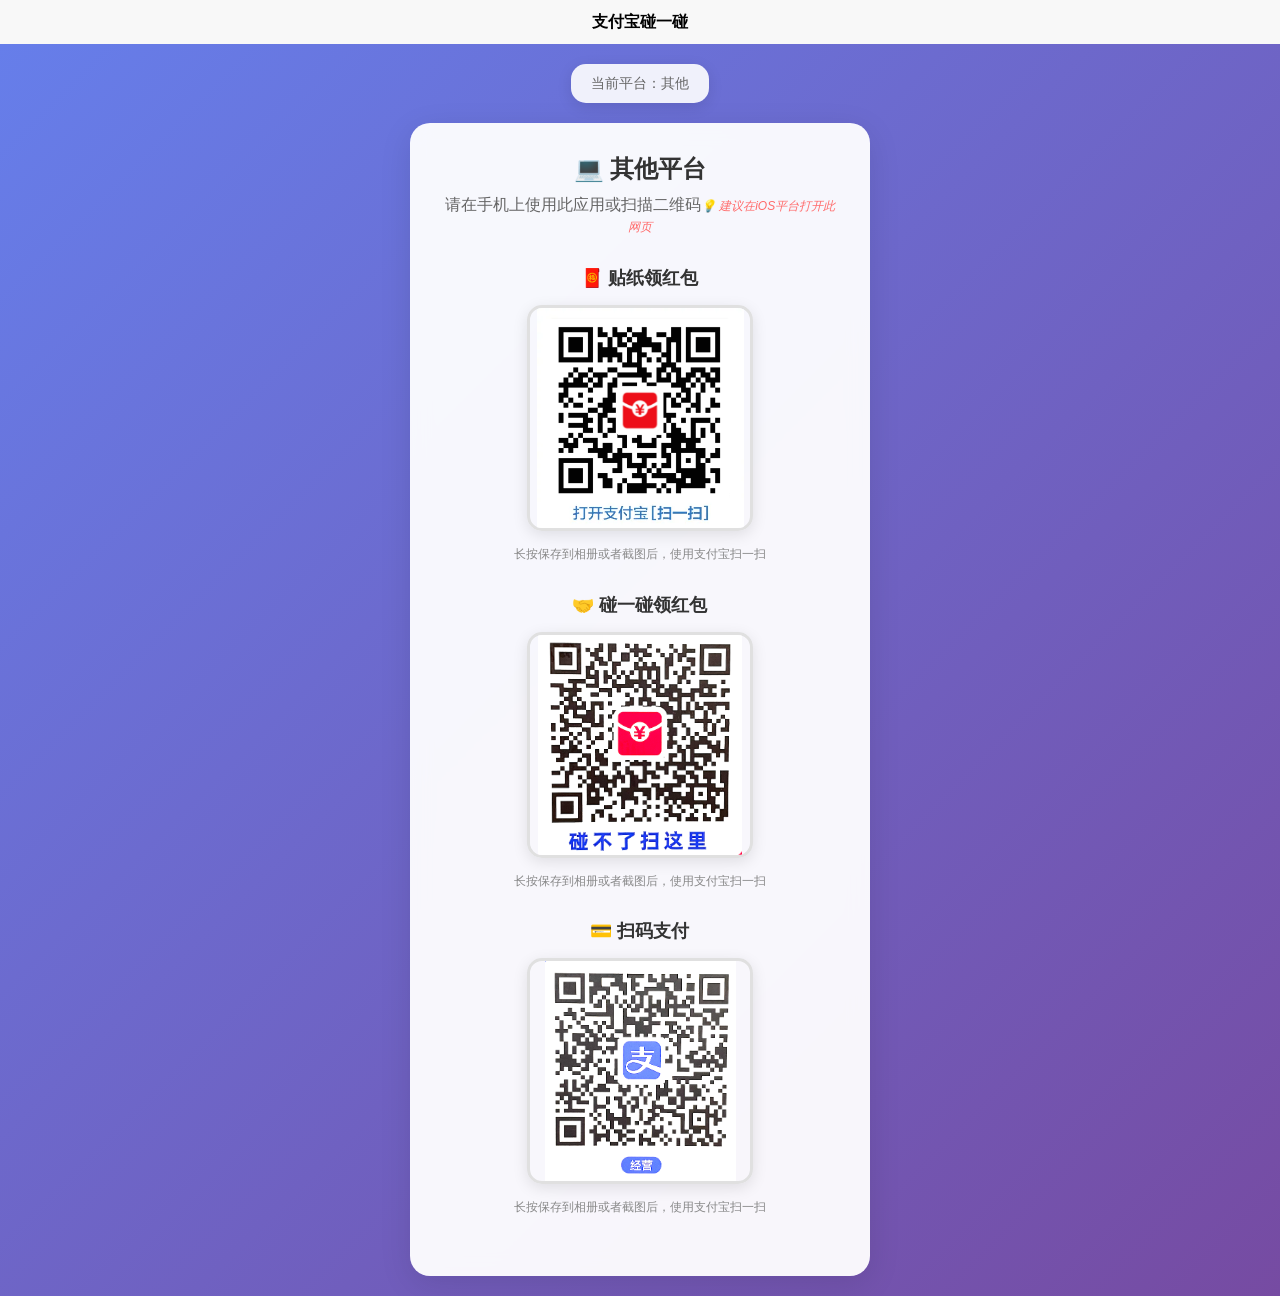
<file: index.html>
<!DOCTYPE html>
<html lang="en">
  <head>
    <link rel="stylesheet" href="./assets/uni.688db1e1.css">

    <meta charset="UTF-8" />
	<meta name="google-adsense-account" content="ca-pub-2080736717923199">
    <script>
      var coverSupport = 'CSS' in window && typeof CSS.supports === 'function' && (CSS.supports('top: env(a)') ||
        CSS.supports('top: constant(a)'))
      document.write(
        '<meta name="viewport" content="width=device-width, user-scalable=no, initial-scale=1.0, maximum-scale=1.0, minimum-scale=1.0' +
        (coverSupport ? ', viewport-fit=cover' : '') + '" />')
    </script>
    <title>支付宝碰一碰</title>
    <!--preload-links-->
    <!--app-context-->
    <script async src="https://pagead2.googlesyndication.com/pagead/js/adsbygoogle.js?client=ca-pub-2080736717923199"
     crossorigin="anonymous"></script>
    <script type="module" crossorigin src="./assets/index-3Di-JFVd.js"></script>
    <link rel="stylesheet" crossorigin href="./assets/index-C7CChAY5.css">
  </head>
  <body>
    <div id="app"><!--app-html--></div>
  </body>
</html>
</file>
<file: assets/uni.688db1e1.css>
uni-button{position:relative;display:block;margin-left:auto;margin-right:auto;padding-left:14px;padding-right:14px;box-sizing:border-box;font-size:18px;text-align:center;text-decoration:none;line-height:2.55555556;border-radius:5px;-webkit-tap-highlight-color:transparent;overflow:hidden;color:#000;background-color:#f8f8f8;cursor:pointer}uni-button[hidden]{display:none!important}uni-button:after{content:" ";width:200%;height:200%;position:absolute;top:0;left:0;border:1px solid rgba(0,0,0,.2);transform:scale(.5);transform-origin:0 0;box-sizing:border-box;border-radius:10px}uni-button[native]{padding-left:0;padding-right:0}uni-button[native] .uni-button-cover-view-wrapper{border:inherit;border-color:inherit;border-radius:inherit;background-color:inherit}uni-button[native] .uni-button-cover-view-inner{padding-left:14px;padding-right:14px}uni-button uni-cover-view{line-height:inherit;white-space:inherit}uni-button[type=default]{color:#000;background-color:#f8f8f8}uni-button[type=primary]{color:#fff;background-color:#007aff}uni-button[type=warn]{color:#fff;background-color:#e64340}uni-button[disabled]{color:rgba(255,255,255,.6);cursor:not-allowed}uni-button[disabled][type=default],uni-button[disabled]:not([type]){color:rgba(0,0,0,.3);background-color:#f7f7f7}uni-button[disabled][type=primary]{background-color:rgba(0,122,255,.6)}uni-button[disabled][type=warn]{background-color:#ec8b89}uni-button[type=primary][plain]{color:#007aff;border:1px solid #007aff;background-color:transparent}uni-button[type=primary][plain][disabled]{color:rgba(0,0,0,.2);border-color:rgba(0,0,0,.2)}uni-button[type=primary][plain]:after{border-width:0}uni-button[type=default][plain]{color:#353535;border:1px solid #353535;background-color:transparent}uni-button[type=default][plain][disabled]{color:rgba(0,0,0,.2);border-color:rgba(0,0,0,.2)}uni-button[type=default][plain]:after{border-width:0}uni-button[plain]{color:#353535;border:1px solid #353535;background-color:transparent}uni-button[plain][disabled]{color:rgba(0,0,0,.2);border-color:rgba(0,0,0,.2)}uni-button[plain]:after{border-width:0}uni-button[plain][native] .uni-button-cover-view-inner{padding:0}uni-button[type=warn][plain]{color:#e64340;border:1px solid #e64340;background-color:transparent}uni-button[type=warn][plain][disabled]{color:rgba(0,0,0,.2);border-color:rgba(0,0,0,.2)}uni-button[type=warn][plain]:after{border-width:0}uni-button[size=mini]{display:inline-block;line-height:2.3;font-size:13px;padding:0 1.34em}uni-button[size=mini][native]{padding:0}uni-button[size=mini][native] .uni-button-cover-view-inner{padding:0 1.34em}uni-button[loading]:not([disabled]){cursor:progress}uni-button[loading]:before{content:" ";display:inline-block;width:18px;height:18px;vertical-align:middle;animation:uni-loading 1s steps(12,end) infinite;background-size:100%}uni-button[loading][type=primary]{color:rgba(255,255,255,.6);background-color:#0062cc}uni-button[loading][type=primary][plain]{color:#007aff;background-color:transparent}uni-button[loading][type=default]{color:rgba(0,0,0,.6);background-color:#dedede}uni-button[loading][type=default][plain]{color:#353535;background-color:transparent}uni-button[loading][type=warn]{color:rgba(255,255,255,.6);background-color:#ce3c39}uni-button[loading][type=warn][plain]{color:#e64340;background-color:transparent}uni-button[loading][native]:before{content:none}.button-hover{color:rgba(0,0,0,.6);background-color:#dedede}.button-hover[plain]{color:rgba(53,53,53,.6);border-color:rgba(53,53,53,.6);background-color:transparent}.button-hover[type=primary]{color:rgba(255,255,255,.6);background-color:#0062cc}.button-hover[type=primary][plain]{color:rgba(0,122,255,.6);border-color:rgba(0,122,255,.6);background-color:transparent}.button-hover[type=default]{color:rgba(0,0,0,.6);background-color:#dedede}.button-hover[type=default][plain]{color:rgba(53,53,53,.6);border-color:rgba(53,53,53,.6);background-color:transparent}.button-hover[type=warn]{color:rgba(255,255,255,.6);background-color:#ce3c39}.button-hover[type=warn][plain]{color:rgba(230,67,64,.6);border-color:rgba(230,67,64,.6);background-color:transparent}uni-image{width:320px;height:240px;display:inline-block;overflow:hidden;position:relative}uni-image[hidden]{display:none}uni-image>div{width:100%;height:100%;background-repeat:no-repeat}uni-image>img{-webkit-touch-callout:none;-webkit-user-select:none;user-select:none;display:block;position:absolute;top:0;left:0;width:100%;height:100%;opacity:0}uni-image>.uni-image-will-change{will-change:transform}@keyframes once-show{0%{top:0}}uni-resize-sensor,uni-resize-sensor>div{position:absolute;left:0;top:0;right:0;bottom:0;overflow:hidden}uni-resize-sensor{display:block;z-index:-1;visibility:hidden;animation:once-show 1ms}uni-resize-sensor>div>div{position:absolute;left:0;top:0}uni-resize-sensor>div:first-child>div{width:100000px;height:100000px}uni-resize-sensor>div:last-child>div{width:200%;height:200%}uni-text[selectable]{cursor:auto;-webkit-user-select:text;user-select:text}uni-text{white-space:pre-line}uni-view{display:block}uni-view[hidden]{display:none}uni-modal{position:fixed;top:0;right:0;bottom:0;left:0;z-index:999;display:block;box-sizing:border-box}.uni-modal{position:fixed;z-index:999;width:80%;max-width:300px;top:50%;left:50%;transform:translate(-50%,-50%);background-color:#fff;text-align:center;border-radius:3px;overflow:hidden}.uni-modal *{box-sizing:border-box}.uni-modal__hd{padding:1em 1.6em .3em}.uni-modal__title{font-weight:400;font-size:18px;word-wrap:break-word;word-break:break-all;white-space:pre-wrap;overflow:hidden;text-overflow:ellipsis;display:-webkit-box;-webkit-line-clamp:2;-webkit-box-orient:vertical}.uni-modal__bd{padding:1.3em 1.6em;min-height:40px;font-size:15px;line-height:1.4;word-wrap:break-word;word-break:break-all;white-space:pre-wrap;color:#999;max-height:400px;overflow-x:hidden;overflow-y:auto}.uni-modal__textarea{resize:none;border:0;margin:0;width:90%;padding:10px;font-size:20px;outline:none;border:none;background-color:#eee;text-decoration:inherit;line-height:1.2}.uni-modal__ft{position:relative;line-height:48px;font-size:18px;display:flex}.uni-modal__ft:after{content:" ";position:absolute;left:0;top:0;right:0;height:1px;border-top:1px solid #d5d5d6;color:#d5d5d6;transform-origin:0 0;transform:scaleY(.5)}.uni-modal__btn{display:block;flex:1;color:#3cc51f;text-decoration:none;-webkit-tap-highlight-color:rgba(0,0,0,0);position:relative;cursor:pointer}.uni-modal__btn:active{background-color:#eee}.uni-modal__btn:after{content:" ";position:absolute;left:0;top:0;width:1px;bottom:0;border-left:1px solid #d5d5d6;color:#d5d5d6;transform-origin:0 0;transform:scaleX(.5)}.uni-modal__btn:first-child:after{display:none}.uni-modal__btn_default{color:#353535}.uni-modal__btn_primary{color:#007aff}uni-toast{position:fixed;top:0;right:0;bottom:0;left:0;z-index:999;display:block;box-sizing:border-box;pointer-events:none;font-size:16px}.uni-sample-toast{position:fixed;z-index:999;top:50%;left:50%;transform:translate(-50%,-50%);text-align:center;max-width:80%}.uni-simple-toast__text{display:inline-block;vertical-align:middle;color:#fff;background-color:rgba(17,17,17,.7);padding:10px 20px;border-radius:5px;font-size:13px;text-align:center;max-width:100%;word-break:break-word;white-space:normal}uni-toast .uni-mask{pointer-events:auto}.uni-toast{position:fixed;z-index:999;width:8em;top:50%;left:50%;transform:translate(-50%,-50%);background:rgba(17,17,17,.7);text-align:center;border-radius:5px;color:#fff}.uni-toast *{box-sizing:border-box}.uni-toast__icon{margin:20px 0 0;width:38px!important;height:38px!important;vertical-align:baseline!important}.uni-icon_toast{margin:15px 0 0}.uni-icon_toast.uni-icon-success-no-circle:before{color:#fff;font-size:55px}.uni-icon_toast.uni-loading{margin:20px 0 0;width:38px;height:38px;vertical-align:baseline}.uni-toast__content{margin:0 0 15px}
</file>
<file: assets/index-C7CChAY5.css>
*{margin:0;-webkit-tap-highlight-color:transparent}html,body{-webkit-user-select:none;user-select:none;width:100%;height:100%}body{overflow-x:hidden;font-size:16px}uni-app,uni-page,uni-page-wrapper,uni-page-body{display:block;box-sizing:border-box;width:100%}uni-page-wrapper{position:relative}#app,uni-app,uni-page,uni-page-wrapper{height:100%}.uni-mask{position:fixed;z-index:999;top:0;right:0;left:0;bottom:0;background:rgba(0,0,0,.5)}.uni-fade-enter-active,.uni-fade-leave-active{transition-duration:.25s;transition-property:opacity;transition-timing-function:ease}.uni-fade-enter-from,.uni-fade-leave-active{opacity:0}.uni-loading,uni-button[loading]:before{background-color:transparent;background-image:url(data:image/svg+xml;base64,\ [base64]);background-repeat:no-repeat}.uni-loading{width:20px;height:20px;display:inline-block;vertical-align:middle;animation:uni-loading 1s steps(12,end) infinite;background-size:100%}@keyframes uni-loading{0%{transform:rotate3d(0,0,1,0)}to{transform:rotate3d(0,0,1,360deg)}}html{--primary-color: #007aff;--UI-BG: #fff;--UI-BG-1: #f7f7f7;--UI-BG-2: #fff;--UI-BG-3: #f7f7f7;--UI-BG-4: #4c4c4c;--UI-BG-5: #fff;--UI-FG: #000;--UI-FG-0: rgba(0, 0, 0, .9);--UI-FG-HALF: rgba(0, 0, 0, .9);--UI-FG-1: rgba(0, 0, 0, .5);--UI-FG-2: rgba(0, 0, 0, .3);--UI-FG-3: rgba(0, 0, 0, .1)}uni-page[data-type] uni-page-body{background-color:transparent}body:after{position:fixed;content:"";left:-1000px;top:-1000px;animation:shadow-preload .1s;animation-delay:3s}@keyframes shadow-preload{0%{background-image:url(https://cdn.dcloud.net.cn/img/shadow-grey.png)}to{background-image:url(https://cdn.dcloud.net.cn/img/shadow-grey.png)}}.uni-async-error{position:absolute;left:0;right:0;top:0;bottom:0;color:#999;padding:100px 10px;text-align:center}.uni-async-loading{box-sizing:border-box;width:100%;padding:50px;text-align:center}.uni-async-loading .uni-loading{width:30px;height:30px}uni-page-head{display:block;box-sizing:border-box}.uni-page-head{position:fixed;left:var(--window-left);right:var(--window-right);height:44px;height:calc(44px + constant(safe-area-inset-top));height:calc(44px + env(safe-area-inset-top));padding:7px 3px;padding-top:calc(7px + constant(safe-area-inset-top));padding-top:calc(7px + env(safe-area-inset-top));display:flex;overflow:hidden;justify-content:space-between;box-sizing:border-box;z-index:998;color:#fff;background-color:#000;transition-property:all}.uni-page-head *{box-sizing:border-box}.uni-page-head .uni-btn-icon{overflow:hidden;min-width:1em;font-style:normal}.uni-page-head-titlePenetrate,.uni-page-head-titlePenetrate .uni-page-head-bd,.uni-page-head-titlePenetrate .uni-page-head-bd *{pointer-events:none}.uni-page-head-titlePenetrate *{pointer-events:auto}.uni-page-head.uni-page-head-transparent .uni-page-head-ft>div{justify-content:center}.uni-page-head~.uni-placeholder{width:100%;height:44px;height:calc(44px + constant(safe-area-inset-top));height:calc(44px + env(safe-area-inset-top))}.uni-placeholder-titlePenetrate{pointer-events:none}.uni-page-head-hd{display:flex;align-items:center;font-size:16px}.uni-page-head-bd{position:absolute;left:70px;right:70px;min-width:0;-webkit-user-select:auto;user-select:auto}.uni-page-head-btn{position:relative;width:auto;margin:0 2px;word-break:keep-all;white-space:pre;cursor:pointer;font-size:0px}.uni-page-head-transparent .uni-page-head-btn{display:flex;align-items:center;width:32px;height:32px;border-radius:50%;background-color:rgba(0,0,0,.5)}.uni-page-head-btn-red-dot:after{content:attr(badge-text);position:absolute;right:0;top:0;background-color:red;color:#fff;width:18px;height:18px;line-height:18px;border-radius:18px;overflow:hidden;transform:scale(.5) translate(40%,-40%);transform-origin:100% 0}.uni-page-head-btn-red-dot[badge-text]:after{font-size:12px;width:auto;min-width:18px;max-width:42px;text-align:center;padding:0 3px;transform:scale(.7) translate(40%,-40%)}.uni-page-head-btn-select svg{vertical-align:middle;margin-left:2px;transform:rotate(270deg) scale(.8)}.uni-page-head-search{position:relative;display:flex;flex:1;margin:0 2px;line-height:30px;font-size:15px}.uni-page-head-search-input{width:100%;height:100%;padding-left:34px;text-align:left}.uni-page-head-search-input .uni-input-input:disabled{pointer-events:none}.uni-page-head-search-placeholder{position:absolute;max-width:100%;height:100%;padding-left:34px;overflow:hidden;word-break:keep-all;white-space:pre}.uni-page-head-search-placeholder-right{right:0}.uni-page-head-search-placeholder-center{left:50%;transform:translate(-50%)}.uni-page-head-search-icon{position:absolute;top:0;left:2px;width:30px;height:30px;display:flex;justify-content:center;align-items:center}.uni-page-head-ft{display:flex;align-items:center;flex-direction:row-reverse;font-size:13px}.uni-page-head__title{font-weight:700;font-size:16px;line-height:30px;text-align:center;overflow:hidden;white-space:nowrap;text-overflow:ellipsis}.uni-page-head__title .uni-loading{width:16px;height:16px;margin-top:-3px}.uni-page-head__title .uni-page-head__title_image{width:auto;height:26px;vertical-align:middle}.uni-page-head-shadow{overflow:visible}.uni-page-head-shadow:after{content:"";position:absolute;left:0;right:0;top:100%;height:5px;background-size:100% 100%}uni-page-head[uni-page-head-type=default]~uni-page-wrapper{height:calc(100% - 44px);height:calc(100% - 44px - constant(safe-area-inset-top));height:calc(100% - 44px - env(safe-area-inset-top))}.uni-page-head-shadow-grey:after{background-image:url(https://cdn.dcloud.net.cn/img/shadow-grey.png)}.uni-page-head-shadow-blue:after{background-image:url(https://cdn.dcloud.net.cn/img/shadow-blue.png)}.uni-page-head-shadow-green:after{background-image:url(https://cdn.dcloud.net.cn/img/shadow-green.png)}.uni-page-head-shadow-orange:after{background-image:url(https://cdn.dcloud.net.cn/img/shadow-orange.png)}.uni-page-head-shadow-red:after{background-image:url(https://cdn.dcloud.net.cn/img/shadow-red.png)}.uni-page-head-shadow-yellow:after{background-image:url(https://cdn.dcloud.net.cn/img/shadow-yellow.png)}
</file>
